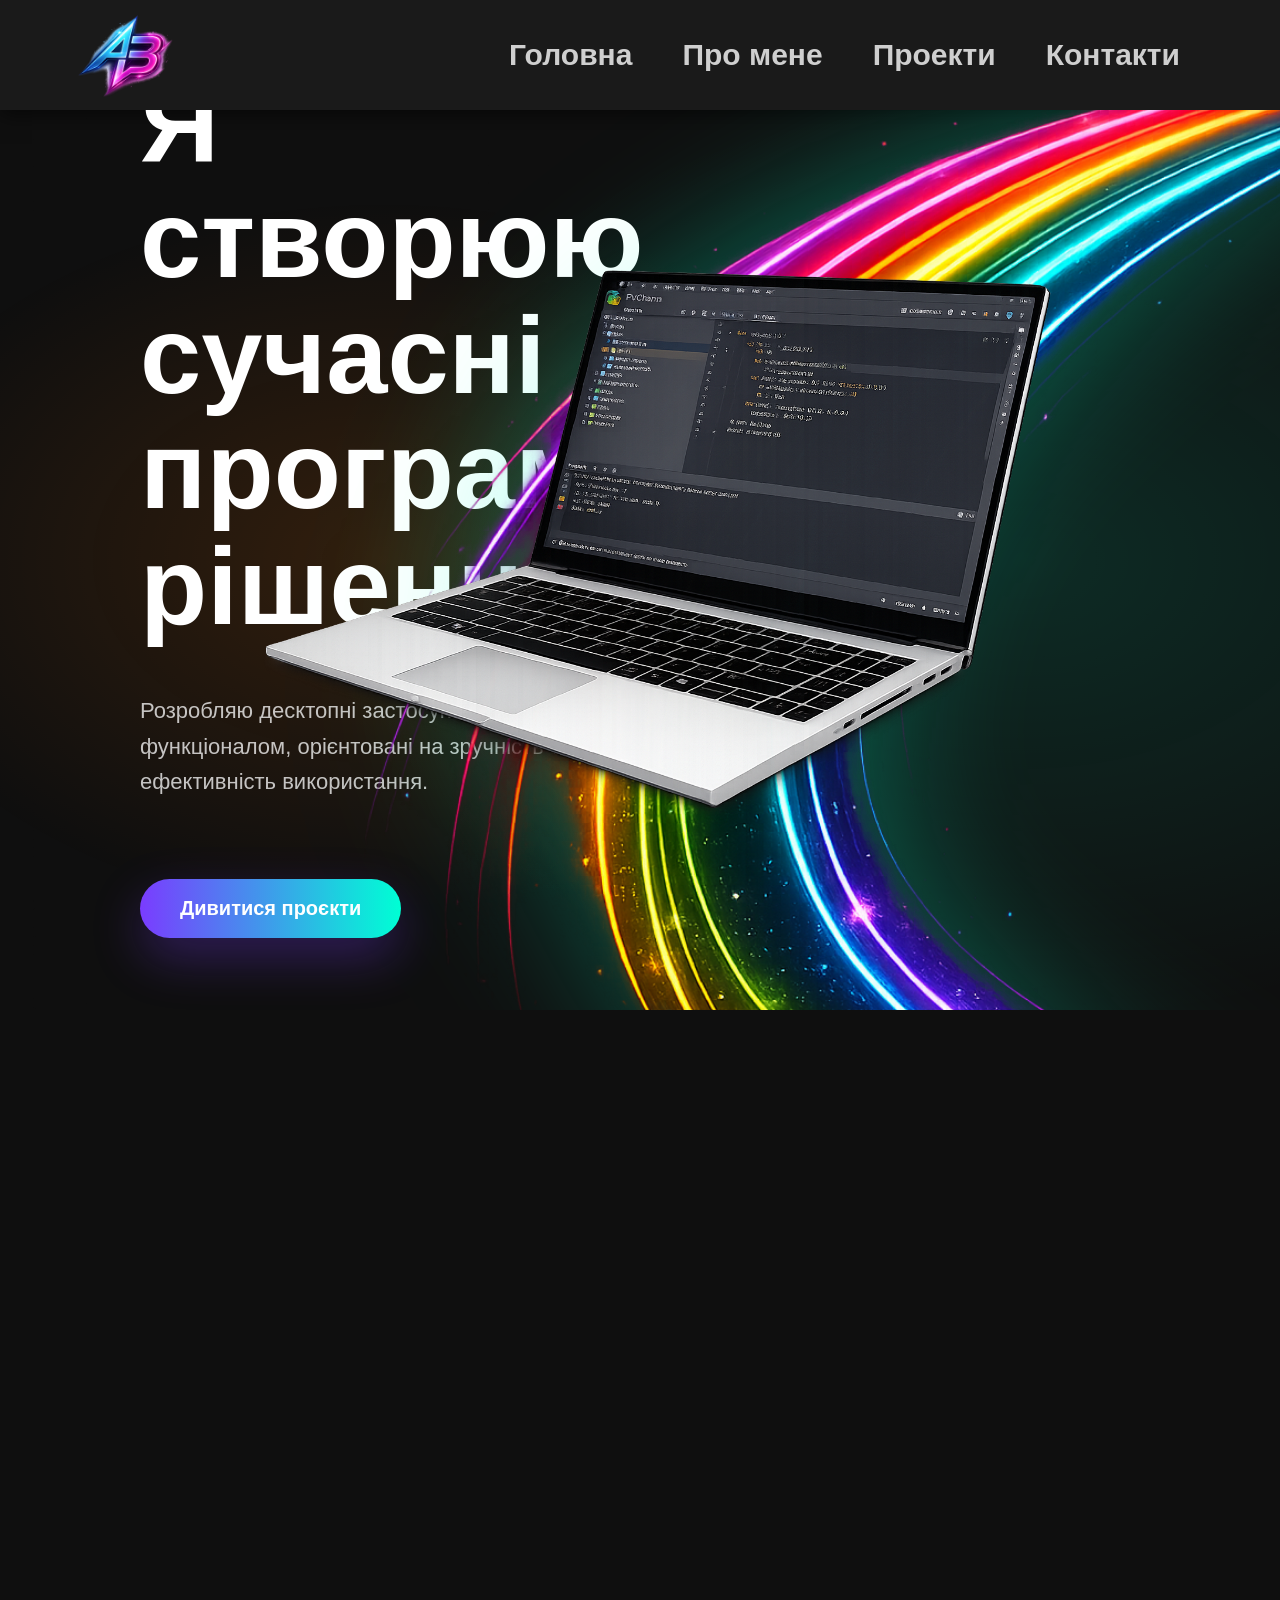
<file: index.html>
<!DOCTYPE HTML>
<html>
<head>
    <link rel="stylesheet" href="css/styles.css">
    <meta charset="UTF-8">
    <script defer src="app.js"></script>
    <title>Портфоліо</title>
</head>
<body>
    <div class="menu">
        <div class="logo"><img src="img/logo.png" alt="logo"></div>
        <ul class="navigation_menu">
            <li><a href="#">Головна</a></li>
            <li><a href="#bio">Про мене</a></li>
            <li><a href="#project">Проекти</a></li>
            <li><a href="#footer">Контакти</a></li>
        </ul>
    </div>

    <div class="scroll-wrapper">
        <div class="main">
            <div class="main_text">
                <h1 class="t">Я створюю<br>сучасні програмні<br>рішення</h1>
                <p class="desc">
                    Розробляю десктопні застосунки з продуманим функціоналом,
                    орієнтовані на зручність та ефективність використання.
                </p>
                <a class="btn" href="#project">Дивитися проєкти</a>
            </div>
            <div class="visual">
                <img class="lines" src="img/main.png" alt="lines">
                <img class="nout" src="img/nout.png" alt="laptop">
            </div>
        </div>

        <div class="bio" id="bio">
            <div class="study">
                <img class="bio_img" src="img/study.png" alt="">
                <h1 class="bio_text">Навчання</h1>
                <h2 class="ff">Навчаюся на 2 курсі спеціальності "Інженерія програмного забезпечення" у Карпатському національному університеті імені Василя Стефаника.
                Під час навчання вивчаю основи програмування, алгоритми, структури даних та сучасні підходи до розробки програмного забезпечення.</h2>
            </div>

            <div class="study">
                <img class="bio_img" src="img/study.png" alt="">
                <h1 class="bio_text">Програмування</h1>
                <h2 class="ff">Захоплююся програмуванням та створенням власних програм.
                Працюю з мовами програмування Python, C++, JavaScript, а також використовую HTML та CSS для створення сучасних веб-інтерфейсів. Постійно вдосконалюю свої навички, 
                створюючи власні проєкти та експериментуючи з новими технологіями.</h2>            
            </div>

            <div class="study1">
                <img class="bio_img" src="img/study.png" alt="">
                <h1 class="bio_text">Проєкти</h1>
                <h2 class="ff">Розробляю власні програмні проєкти для розвитку практичних навичок.<br>
                • <b>Smart Football Planner</b> — програма для управління футбольною командою 
                та планування складу.<br>
                • <b>Calculator Pro</b> — десктопний застосунок, 
                створений на C++ та Qt.
                </h2>
            </div>

            <div class="study1">
                <img class="bio_img" src="img/study.png" alt="">
                <h1 class="bio_text">Інтереси</h1>
                <h2 class="ff">Окрім програмування, цікавлюся спортом та сучасними технологіями.
                    Мені цікаво поєднувати програмування зі спортивною тематикою, створюючи корисні та зручні програмні рішення.</h2>
            </div>
        </div>

        <div class="scroll-spacer"></div>
    </div>

    <div class="project" id="project">
        <div class="project1">
            <div class="platform"><h1 class="tetx_project">Python</h1></div>
            <h1 class="tetx_project">Smart Football Planer</h1>
            <div class="fffvv">
                <h2>Десктопний застосунок для управління футбольною командою. Програма дозволяє симулювати матчі, переглядати статистику гравців,
                    аналізувати результати та працювати з турнірною таблицею.</h2>
            </div>
            <a class="button transition-link" href="project1.html">Дивитися проект</a>
            <img class="project_img" src="img/nout3.png" alt="" style="view-transition-name: project-football;">
        </div>

        <div class="project3">
            <div class="platform"><h1 class="tetx_project">C++ Qt Creator</h1></div>
            <h1 class="tetx_project">Calculator Pro</h1>
            <div class="fffvv">
                <h2>Десктопний застосунок, створений на C++ та Qt, який поєднує базові арифметичні операції з розширеними
                науковими функціями. Програма підтримує історію обчислень, зручний графічний інтерфейс та швидке виконання математичних операцій.           
             </div>
            <a class="button transition-link" href="project2.html">Дивитися проект</a>
            <img class="project_img" src="img/iphone.png" alt="" style="view-transition-name: project-phone;">
        </div>

        <div class="footer" id="footer">
            <h1 class="call_me_text">Маєте ідею проекту або пропозицію співпраці?<br>Я відкритий до нових можливостей та цікавих задач.</h1>
            <a class="call_me" href="contact.html">Зв'язатися зі мною</a>
        </div>
    </div>
</body>
</html>
</file>
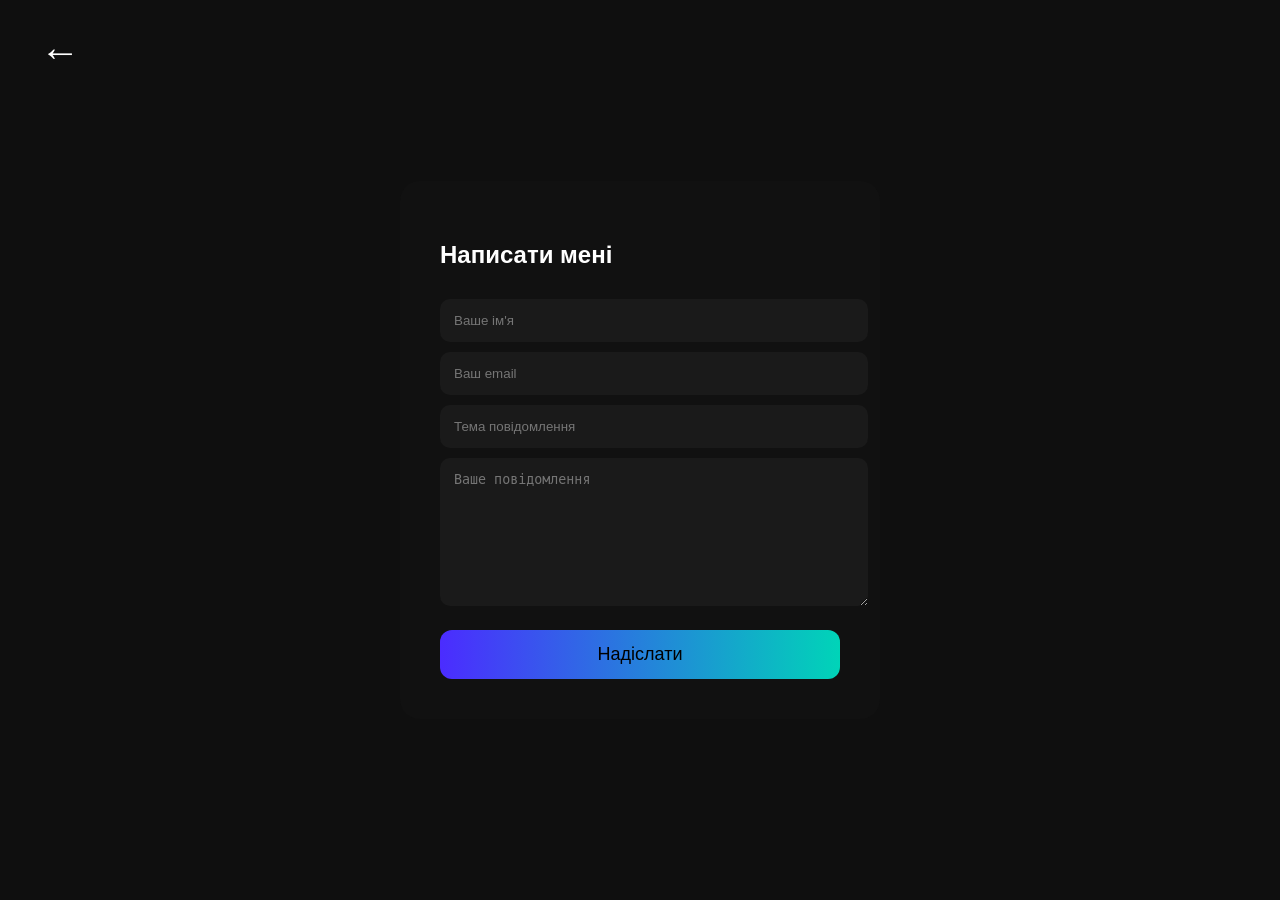
<file: contact.html>
<!DOCTYPE html>
<html lang="uk">
<head>
<meta charset="UTF-8">
<title>Контакти</title>
<link rel="stylesheet" href="css/styles.css">
</head>

<body>
<a href="javascript:history.back()" class="back_btn">←</a>
<section class="form_page">

<div class="form_box">

<h1 class="form_title">Написати мені</h1>

<form id="contactForm">

<input type="text" name="name" placeholder="Ваше ім'я" required>

<input type="email" name="email" placeholder="Ваш email" required>

<input type="text" name="subject" placeholder="Тема повідомлення" required>

<textarea name="message" placeholder="Ваше повідомлення" required></textarea>

<button type="submit" class="send_btn">Надіслати</button>

</form>

<p id="resultMessage"></p>

</div>

</section>

<script src="app.js"></script>

</body>
</html>
</file>
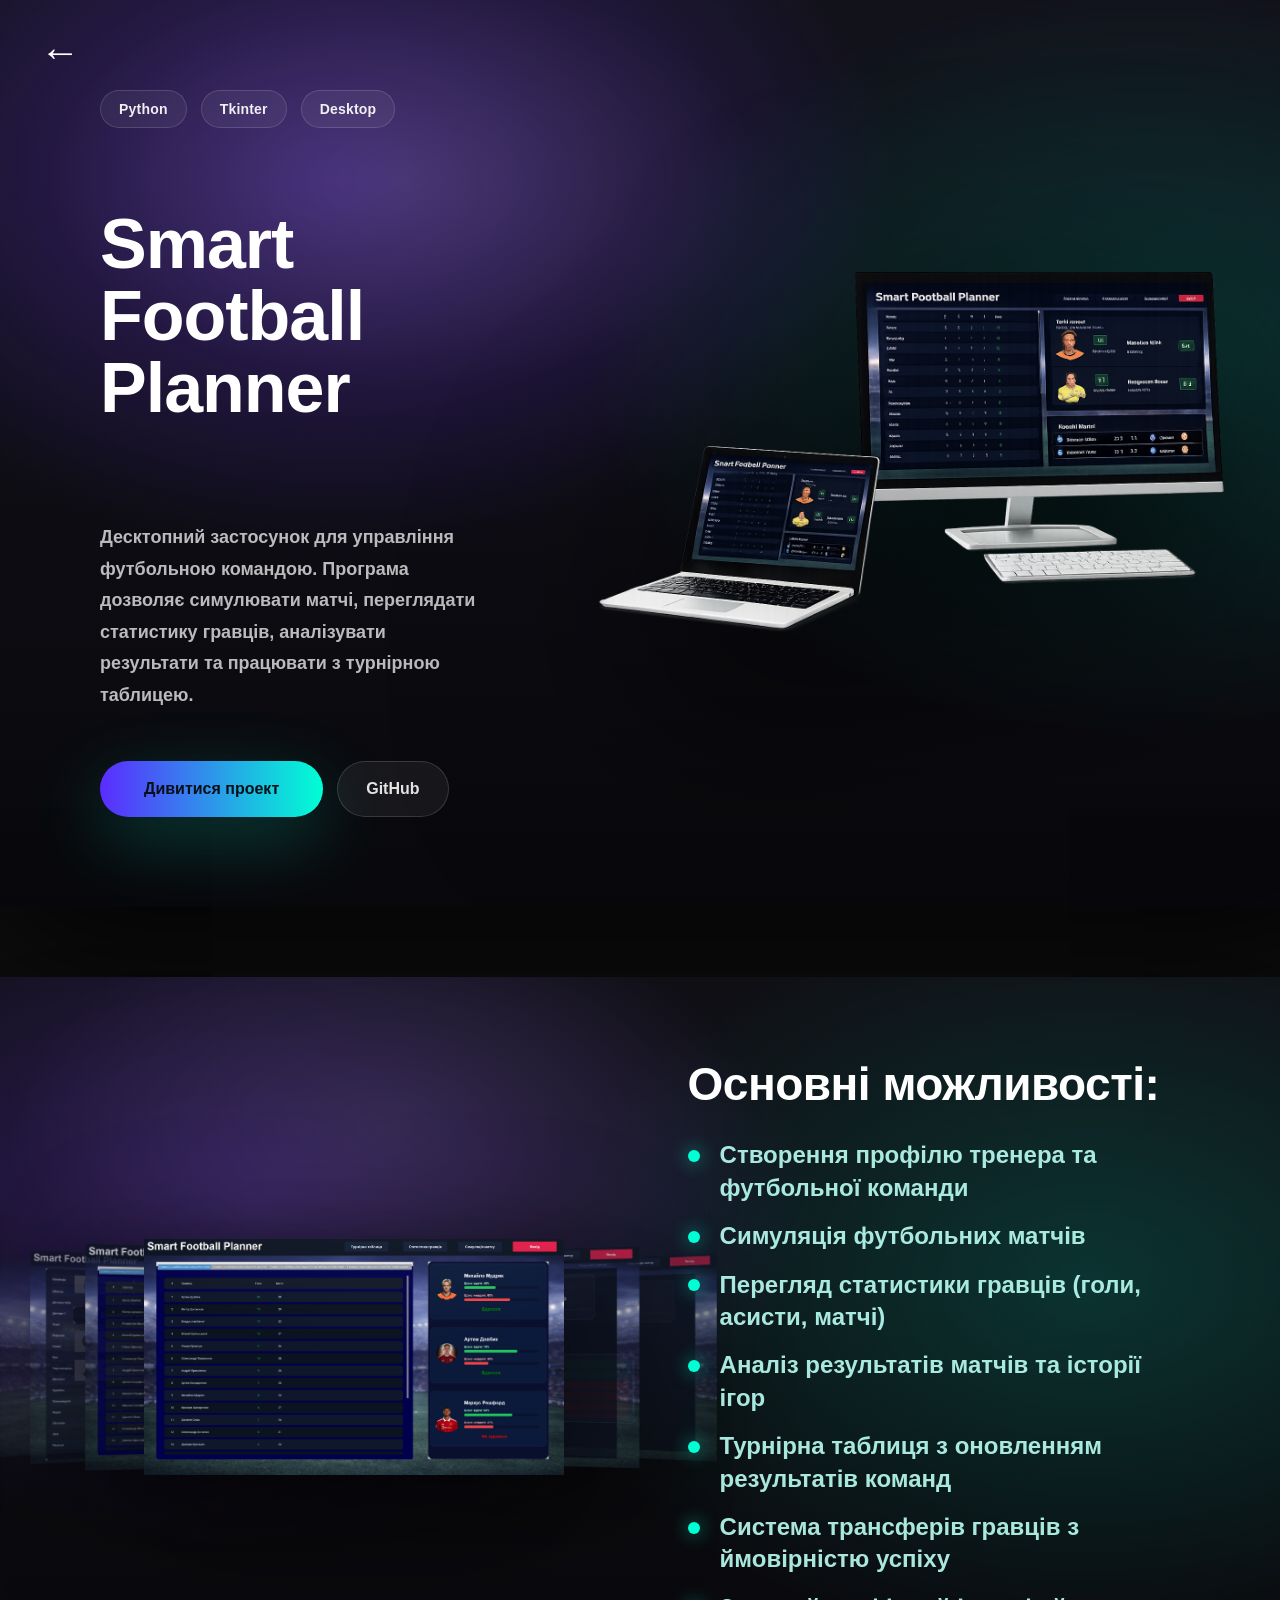
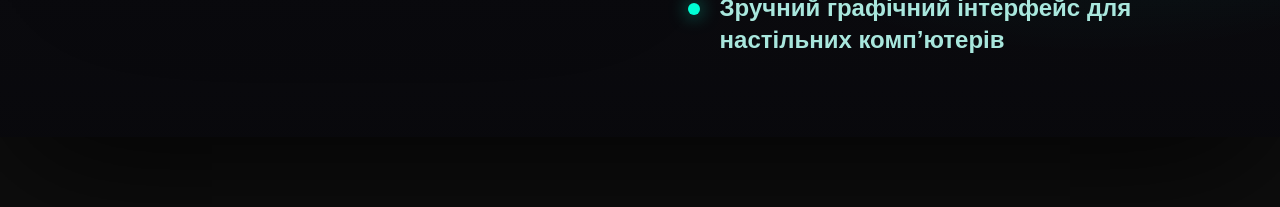
<file: project1.html>
<!DOCTYPE HTML>
<html>
<head>
    <link rel="stylesheet" href="css/styles.css">
    <meta charset="UTF-8">
    <script defer src="app.js"></script>
    <title>Портфоліо</title>
</head>
<body>
    <a href="javascript:history.back()" class="back_btn">←</a>
    <section class="project2">
        <div class="left2">
            <div class="badges2">
                <div class="platform1">Python</div>
                <div class="platform1">Tkinter</div>
                <div class="platform1">Desktop</div>
            </div>

            <h1 class="title2">Smart Football Planner</h1>

            <p class="desc2">
                Десктопний застосунок для управління футбольною командою. Програма дозволяє симулювати матчі, переглядати статистику гравців,
                аналізувати результати та працювати з турнірною таблицею.
            </p>

            <div class="actions2">
                <a class="button1" href="#bio_project_text">Дивитися проект</a>
                <a class="ghost1" href="https://github.com/ekolohiya/Calculator-Pro.git">GitHub</a>
            </div>
        </div>

        <div class="right2">
            <img class="project_img" src="img/nout3.png" alt="Smart Football Planner" style="view-transition-name: project-football;">
        </div>
    </section>

   <div class="bio_project">
    <div class="bio_project_img">
        <img class="project_img1" src="img/sfp1.png" alt="Smart Football Planner">
        <img class="project_img1" src="img/sfp2.png" alt="Smart Football Planner">
        <img class="project_img1" src="img/sfp3.png" alt="Smart Football Planner">
        <img class="project_img1" src="img/sfp4.png" alt="Smart Football Planner">
        <img class="project_img1" src="img/sfp5.png" alt="Smart Football Planner">
        <img class="project_img1" src="img/sfp6.png" alt="Smart Football Planner">
    </div>

    <div class="bio_project_text" id="bio_project_text">
        <h1 class="bio_project_text1">Основні можливості:</h1>
        <ul class="fff">
            <li>Створення профілю тренера та футбольної команди</li>
            <li>Симуляція футбольних матчів</li>
            <li>Перегляд статистики гравців (голи, асисти, матчі)</li>
            <li>Аналіз результатів матчів та історії ігор</li>
            <li>Турнірна таблиця з оновленням результатів команд</li>
            <li>Система трансферів гравців з ймовірністю успіху</li>
            <li>Зручний графічний інтерфейс для настільних комп’ютерів</li>
        </ul>
    </div>
</div>
</body>
</html>
</file>
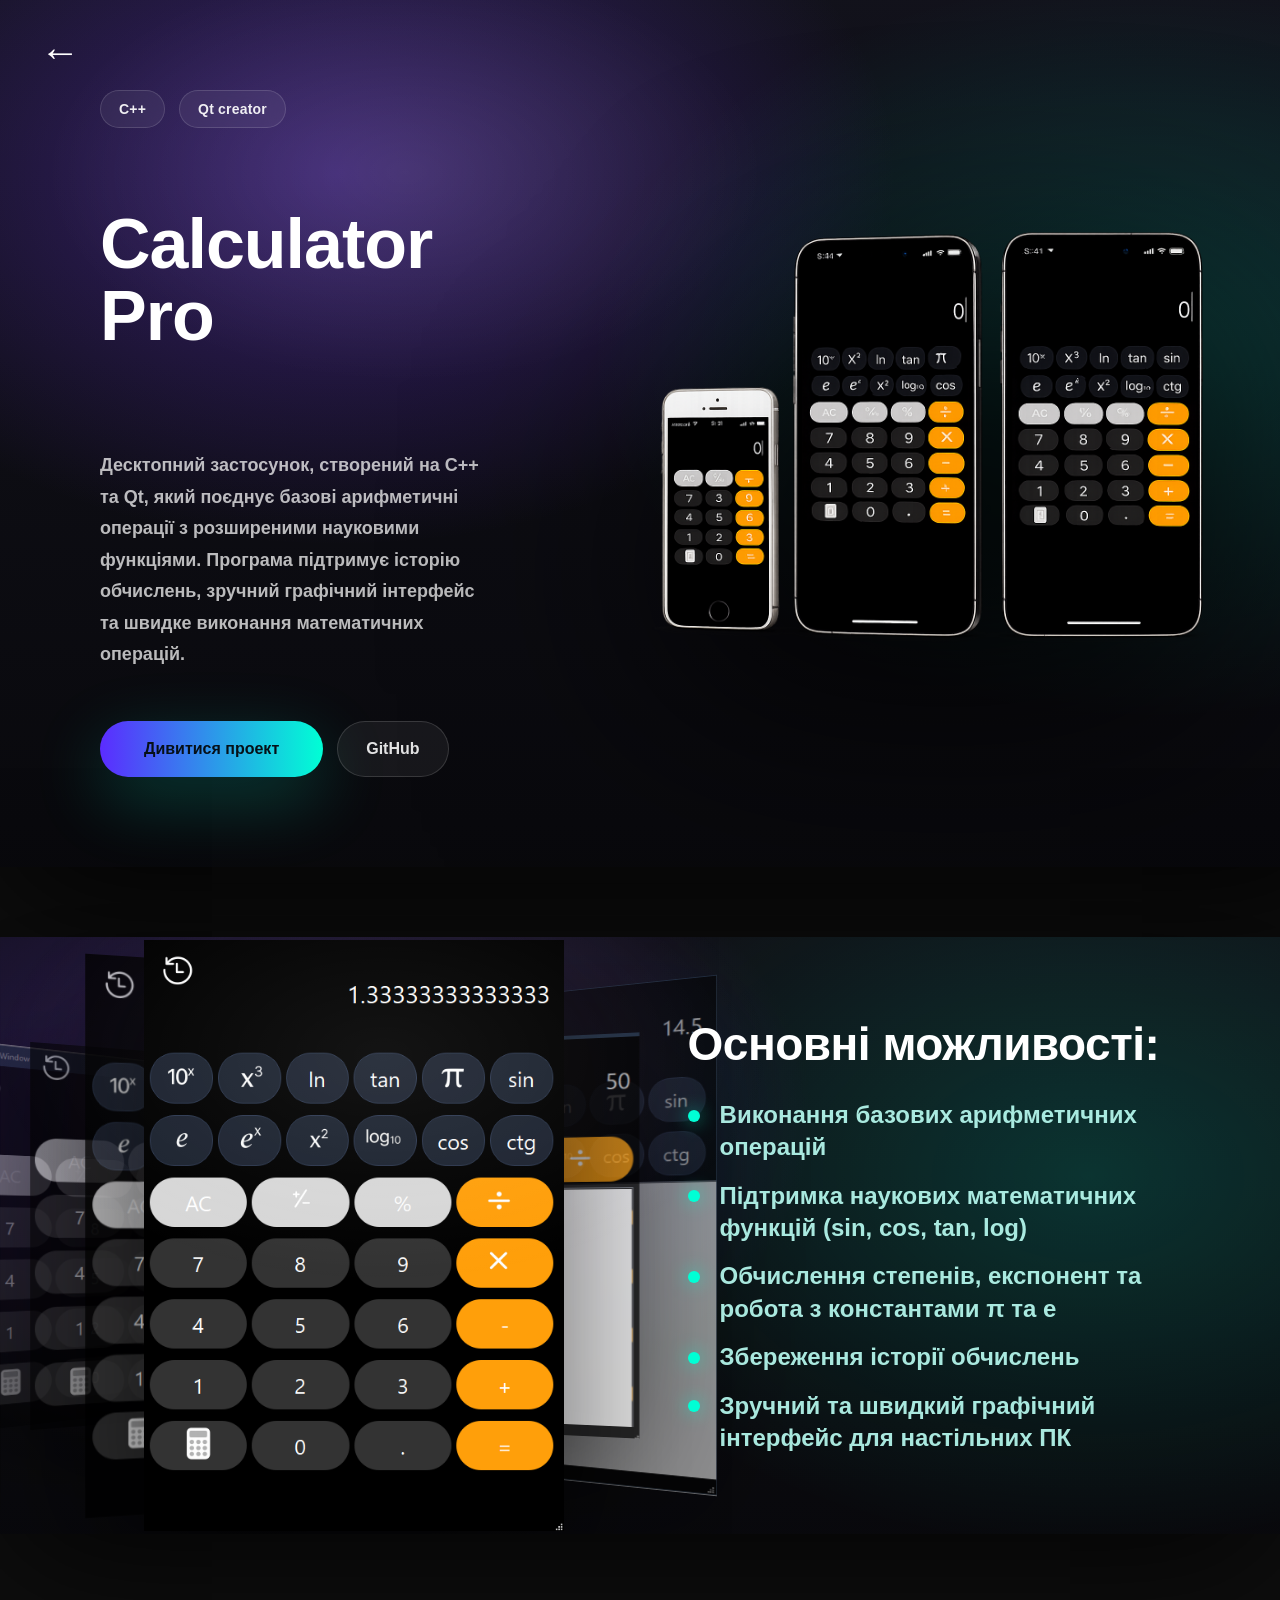
<file: project2.html>
<!DOCTYPE HTML>
<html>
<head>
    <link rel="stylesheet" href="css/styles.css">
    <meta charset="UTF-8">
    <script defer src="app.js"></script>
    <title>Портфоліо</title>
</head>
<body>
    <a href="javascript:history.back()" class="back_btn">←</a>
    <section class="project2">
        <div class="left2">
            <div class="badges2">
                <div class="platform1">C++</div>
                <div class="platform1">Qt creator</div>
            </div>

            <h1 class="title2">Calculator Pro</h1>

            <p class="desc2">
                Десктопний застосунок, створений на C++ та Qt, який поєднує базові арифметичні операції з розширеними
                науковими функціями. Програма підтримує історію обчислень, зручний графічний інтерфейс та швидке виконання математичних операцій.
            </p>

            <div class="actions2">
                <a class="button1" href="#bio_project_text">Дивитися проект</a>
                <a class="ghost1" href="https://github.com/ekolohiya/Calculator-Pro.git">GitHub</a>
            </div>
        </div>

        <div class="right2">
            <img class="project_img" src="img/iphone.png" alt="Smart Football Planner" style="view-transition-name: project-phone;">
        </div>
    </section>
 <div class="bio_project">
    <div class="bio_project_img">
        <img class="project_img1" src="img/calc1.png" alt="Smart Football Planner">
        <img class="project_img1" src="img/calc2.png" alt="Smart Football Planner">
        <img class="project_img1" src="img/calc3.png" alt="Smart Football Planner">
        <img class="project_img1" src="img/calc4.png" alt="Smart Football Planner">
        <img class="project_img1" src="img/calc5.png" alt="Smart Football Planner">
        <img class="project_img1" src="img/calc6.png" alt="Smart Football Planner">
    </div>

    <div class="bio_project_text">
        <h1 class="bio_project_text1">Основні можливості:</h1>
        <ul class="fff">
            <li>Виконання базових арифметичних операцій</li>
            <li>Підтримка наукових математичних функцій (sin, cos, tan, log)</li>
            <li>Обчислення степенів, експонент та робота з константами π та e</li>
            <li>Збереження історії обчислень</li>
            <li>Зручний та швидкий графічний інтерфейс для настільних ПК</li>
        </ul>
    </div>
</body>
</html>
</file>
<file: css/styles.css>
body{
    margin: 0;
    background: #0f0f0f;
    font-family: Arial, sans-serif;
}
.logo{
    display: flex;
    margin: 70px;
    height: 110px;
}
.menu{
    top: 0;
    z-index: 1000;
    width: 100%;
    height: 110px;
    background: #1a1a1a;
    display: flex;
    align-items: center;
    justify-content: space-between;
    box-shadow: 0 4px 20px rgba(0,0,0,0.6);
    transition: 0.5s ease;
} 
.navigation_menu{
    list-style: none;
    display: flex;
    gap: 50px;
    margin-right: 100px;
    padding: 0;
}
.navigation_menu a{
    position: relative;
    text-decoration: none;
    color: #cfcfcf;
    font-size: 30px;
    font-weight: 600;
    transition: 0.3s ease;
    padding: 5px 0;
}
.navigation_menu a:hover{
    color: #00ffcc;
}
.navigation_menu a::after{
    content: "";
    position: absolute;
    left: 0;
    bottom: -6px;
    width: 0%;
    height: 2px;
    background: linear-gradient(90deg, #00ffcc, #7a3cff);
    transition: 0.3s ease;
}
.navigation_menu a:hover::after{
    width: 100%;
}
.scroll-wrapper {
    position: relative;
}
.main{
    height: 100vh;
    display: grid;
    grid-template-columns: 1.2fr 1fr;
    align-items: center;
    padding: 0 140px;
    overflow: hidden;
    position: sticky;
    top: 0;
    z-index: 2;
    background:
        radial-gradient(900px 600px at 30% 50%, rgba(255,120,0,0.15), transparent 60%),
        radial-gradient(1200px 800px at 80% 50%, rgba(0,255,200,0.12), transparent 60%);
}
.t{
    font-size: 110px;
    line-height: 1.05;
    font-weight: 900;
    color: white;
    margin-bottom: 35px;
}
.main_text{
    margin-top: -190px;
}
.desc{
    font-size: 22px;
    line-height: 1.6;
    color: rgba(255,255,255,0.75);
    margin-bottom: 80px;
    margin-top: 50px;
    max-width: 600px;
}
.btn{
    padding: 18px 40px;
    font-size: 20px;
    border-radius: 50px;
    background: linear-gradient(90deg,#7a3cff,#00ffd5);
    font-weight: 700;
    box-shadow: 0 20px 50px rgba(122,60,255,0.3);
    text-decoration: none;
    color: white;
    display: inline-block;
}
.visual{
    position: relative;
    height: 650px;
}
.lines{
    position: absolute;
    width: 1700px;
    right: -500px;   
    top: 55%;
    transform: translateY(-50%);
    z-index: 1;
    filter: drop-shadow(0 0 80px rgba(0,255,200,0.35));
}
.nout{
    position: absolute;
    width: 900px;
    right: 50px;
    transform: translateY(-50%) rotate(-6deg);
    z-index: 2;
    filter: drop-shadow(0 60px 100px rgba(0,0,0,0.9));
}
.bio{
    width: 100%;
    min-height: 100vh;
    background: #0f0f0f;
    display: flex;
    justify-content: center;
    align-items: center;
    flex-wrap: wrap;
    align-content: center;
    position: sticky;
    top: 0;
    z-index: 1;
    opacity: 0;
}
.study , .study1{
    width: 800px;
    height: 320px;
    border-radius: 30px;
    position: relative;
    overflow: hidden;
    background: rgba(255,255,255,0.05);
    backdrop-filter: blur(10px);
    border: 1px solid rgba(255,255,255,0.1);
    box-shadow: 0 20px 60px rgba(0,0,0,0.6);
    transition: 0.4s ease;
    margin: 20px;
    display: flex;
    flex-wrap: wrap;
    justify-content: flex-start;
}
.study::before , .study1::before{
    content: "";
    position: absolute;
    width: 300px;
    height: 300px;
    background: radial-gradient(circle, rgba(0,255,200,0.4), transparent 70%);
    top: -100px;
    right: -100px;
    z-index: 0;
}
.study:hover , .study1:hover{
    transform: translateY(-15px) scale(1.02);
    box-shadow: 0 40px 80px rgba(0,255,200,0.2);
}
.bio_text{
    color: white;
    font-size: 40px;
    display: block;
    position: relative;
    margin-top: 35px;
    font-weight: 900;
    margin-left: 30px;
}
.bio_img{
    width: 100px;
    height: 100px;
    display: block;
    margin-top: 20px;
    margin-left: 75px;
    filter: drop-shadow(0 20px 22px rgba(233, 4, 4, 0.45));
}
.ff{
    position: relative;
    z-index: 1;
    color: rgba(255,255,255,0.85);
    font-size: 18px;
    line-height: 1.55;
    font-weight: 600;
    max-width: 540px;
    margin-left: 45px;
}
.scroll-spacer {
    height: 100vh;
}
.menu-fade {
    opacity: 0;
    pointer-events: none;
}

.project{
    width: 100%;
    background: #0f0f0f;
    padding: 90px 0;
    display: flex;
    flex-direction: column;
    gap: 60px;
    align-items: center;
}

.project1, .project3{
    width: min(1400px, 92%);
    min-height: 520px;
    border-radius: 34px;
    padding: 70px 90px;
    position: relative;
    overflow: hidden;
    background: linear-gradient(135deg, rgba(45,20,85,0.55), rgba(10,10,14,0.60));
    border: 1px solid rgba(255,255,255,0.10);
    box-shadow: 0 30px 100px rgba(0,0,0,0.75);
    display: grid;
    grid-template-columns: 1.1fr 1fr;
    grid-template-rows: auto auto auto auto;
    column-gap: 40px;
    row-gap: 22px;
    align-items: center;
}

.project1::before, .project3::before{
    content: "";
    position: absolute;
    left: -220px;
    bottom: -260px;
    width: 950px;
    height: 520px;
    background: radial-gradient(circle at 30% 65%, rgba(255,90,0,0.22), rgba(122,60,255,0.22), transparent 70%);
    filter: blur(10px);
}

.project1::after , .project3::before{
    content: "";
    position: absolute;
    right: -280px;
    top: -260px;
    width: 620px;
    height: 620px;
    background: radial-gradient(circle, rgba(0,255,200,0.18), transparent 65%);
}

.platform {
    width: fit-content;
    padding: 10px 18px;
    border-radius: 999px;
    background: rgba(0,0,0,0.35);
    border: 1px solid rgba(255,255,255,0.14);
    backdrop-filter: blur(10px);
    grid-column: 1;
    grid-row: 1;
    justify-self: start;
    align-self: start;
    position: relative;
    z-index: 2;
}

.platform .tetx_project{
    margin: 0;
    font-size: 16px;
    font-weight: 800;
    color: rgba(255,255,255,0.9);
}

.project1 > .tetx_project{
    grid-column: 1;
    grid-row: 2;
    justify-self: start;
    align-self: start;
    margin: 0;
    font-size: 64px;
    font-weight: 900;
    line-height: 1.02;
    color: #fff;
    position: relative;
    z-index: 2;
    max-width: 620px;
}
.project3 > .tetx_project{
    grid-column: 1;
    grid-row: 2;
    justify-self: start;
    align-self: start;
    margin: 0;
    font-size: 64px;
    font-weight: 900;
    line-height: 1.02;
    color: #fff;
    position: relative;
    z-index: 2;
    max-width: 620px;
}

.fffvv{
    grid-column: 1;
    grid-row: 3;
    justify-self: start;
    align-self: start;
    max-width: 620px;
    position: relative;
    z-index: 2;
}

.fffvv h2{
    margin: 0;
    font-size: 18px;
    line-height: 1.7;
    font-weight: 600;
    color: rgba(255,255,255,0.72);
}

.project_img{
    grid-column: 2;
    grid-row: 1 / span 4;
    justify-self: end;
    align-self: center;
    width: 700px;
    height: auto;
    filter: drop-shadow(0 70px 120px rgba(0,0,0,0.9));
    position: relative;
    z-index: 2;
}
.button{
    padding: 18px 40px;
    font-size: 20px;
    border-radius: 50px;
    background: linear-gradient(90deg,#410bb3,#bafff4);
    font-weight: 700;
    width: 190px;
    z-index: 2;
    box-shadow: 0 20px 50px rgba(253, 255, 255, 0.3);
}
.footer {
    width: 100%;
    min-height: 500px;
    background: linear-gradient(180deg, #0f0f0f 0%, #0a0a0a 100%);
    display: flex;
    flex-direction: column;
    justify-content: center;
    align-items: center;
    gap: 50px;
    padding: 100px 20px;
    text-align: center;
}

.call_me_text {
    font-size: 64px;
    font-weight: 900;
    color: #ffffff;
    line-height: 1.2;
    letter-spacing: -1px;
    max-width: 1100px;
}

.call_me {
    padding: 20px 60px;
    font-size: 18px;
    font-weight: 700;
    border-radius: 50px;
    text-decoration: none;
    color: white;
    background: linear-gradient(90deg, #5b2cff, #00e0c6);
    box-shadow: 0 15px 40px rgba(0, 224, 198, 0.25);
    transition: all 0.3s ease;
    position: relative;
}

.call_me:hover {
    transform: translateY(-4px);
    box-shadow: 0 25px 60px rgba(0, 224, 198, 0.4);
}

.call_me:active {
    transform: translateY(0px);
}

 .back_btn{
    position:absolute;
    top:30px;
    left:40px;
    font-size:40px;
    color:white;
    text-decoration:none;
    font-weight:bold;
    transition:0.3s;
    z-index:100;
}

.back_btn:hover{
    transform:translateX(-6px);
    opacity:0.7;
}
.project2{
  width: 90%;
  min-height: 580px;
  margin: 0 auto;
  padding: 90px 100px;
  display: grid;
  grid-template-columns: 1.15fr 1fr;
  gap: 70px;
  align-items: center;
  position: relative;
  overflow: hidden;
  background:
    radial-gradient(900px 600px at 25% 20%, rgba(122,60,255,0.38), transparent 62%),
    radial-gradient(900px 600px at 85% 40%, rgba(0,255,213,0.18), transparent 62%),
    linear-gradient(180deg, rgba(18,18,28,0.92), rgba(8,8,12,0.92));
  box-shadow: 0 40px 140px rgba(0,0,0,0.8);
}

.project2::after{
  content:"";
  position:absolute;
  inset:-2px;
  background: radial-gradient(600px 350px at 30% 20%, rgba(255,255,255,0.10), transparent 60%);
  pointer-events:none;
}

.left2{
  position: relative;
  z-index: 2;
  display: flex;
  flex-direction: column;
  gap: 22px;
}

.badges2{
  display:flex;
  gap: 14px;
  align-items:center;
}

.platform1{
  padding: 10px 18px;
  border-radius: 999px;
  background: rgba(255,255,255,0.06);
  border: 1px solid rgba(255,255,255,0.14);
  backdrop-filter: blur(10px);
  color: rgba(255,255,255,0.92);
  font-weight: 800;
  font-size: 14px;
  letter-spacing: 0.2px;
}

.title2{
  font-size: 70px;
  font-weight: 900;
  line-height: 1.03;
  color: #fff;
  letter-spacing: -1px;
}

.desc2{
  max-width: 620px;
  font-size: 18px;
  line-height: 1.75;
  font-weight: 600;
  color: rgba(255,255,255,0.72);
}

.actions2{
  display:flex;
  gap: 14px;
  margin-top: 10px;
}

.button1{
  display: inline-flex;
  align-items: center;
  justify-content: center;
  padding: 18px 44px;
  border-radius: 999px;
  font-size: 16px;
  font-weight: 900;
  text-decoration: none;
  color: #061018;
  background: linear-gradient(90deg, #5b2cff, #00ffd5);
  box-shadow: 0 22px 70px rgba(0,255,213,0.22);
  transition: 0.25s ease;
}

.button1:hover{
  transform: translateY(-4px);
  box-shadow: 0 34px 100px rgba(0,255,213,0.32);
}

.ghost1{
  display: inline-flex;
  align-items: center;
  justify-content: center;
  padding: 18px 28px;
  border-radius: 999px;
  font-size: 16px;
  font-weight: 800;
  text-decoration: none;
  color: rgba(255,255,255,0.88);
  background: rgba(255,255,255,0.06);
  border: 1px solid rgba(255,255,255,0.14);
  transition: 0.25s ease;
}

.ghost1:hover{
  transform: translateY(-3px);
  background: rgba(255,255,255,0.10);
}

.mini2{
  display:flex;
  align-items:center;
  gap: 10px;
  margin-top: 12px;
  color: rgba(255,255,255,0.55);
  font-weight: 700;
  font-size: 13px;
}

.dot{
  width: 9px;
  height: 9px;
  border-radius: 50%;
  background: #00ffd5;
  box-shadow: 0 0 20px rgba(0,255,213,0.6);
}

.right2{
  position: relative;
  z-index: 2;
  display:flex;
  justify-content: center;
  align-items: center;
}

.project_img1{
  width: 980px;
  max-width: 100%;
  height: auto;
  filter: drop-shadow(0 90px 140px rgba(0,0,0,0.9));
}
.bio_project{
  margin: 70px auto;
  padding: 80px 90px;
  position: relative;
  overflow: hidden;
  display: grid;
  grid-template-columns: 1.05fr 1fr;
  align-items: center;
  gap: 70px;
  color: white;
  background:
    radial-gradient(900px 550px at 20% 30%, rgba(122,60,255,0.32), transparent 62%),
    radial-gradient(900px 600px at 85% 40%, rgba(0,255,213,0.16), transparent 62%),
    linear-gradient(180deg, rgba(16,16,22,0.9), rgba(8,8,12,0.92));
  box-shadow: 0 40px 140px rgba(0,0,0,0.75);
}

.bio_project::after{
  content:"";
  position:absolute;
  inset:-2px;
  background: radial-gradient(650px 380px at 30% 20%, rgba(255,255,255,0.08), transparent 60%);
  pointer-events:none;
}

.bio_project_img{
  position: relative;
  height: 420px;
  perspective: 1200px;
  display: flex;
  align-items: center;
  justify-content: center;
}

.project_img1{
  position: absolute;
  width: 420px;
  max-width: 100%;
  height: auto;
  object-fit: cover;
  display: block;
  filter: drop-shadow(0 40px 70px rgba(0,0,0,0.55));
  transition: all 0.8s ease-in-out;
}

.project_img1:nth-child(1){
  transform: translateX(-220px) scale(0.78) rotateY(35deg);
  z-index: 1;
  opacity: 0.45;
}

.project_img1:nth-child(2){
  transform: translateX(-140px) scale(0.84) rotateY(25deg);
  z-index: 2;
  opacity: 0.6;
}

.project_img1:nth-child(3){
  transform: translateX(-70px) scale(0.92) rotateY(15deg);
  z-index: 3;
  opacity: 0.8;
}

.project_img1:nth-child(4){
  transform: translateX(0) scale(1);
  z-index: 5;
  opacity: 1;
}

.project_img1:nth-child(5){
  transform: translateX(90px) scale(0.9) rotateY(-15deg);
  z-index: 3;
  opacity: 0.75;
}

.project_img1:nth-child(6){
  transform: translateX(180px) scale(0.82) rotateY(-25deg);
  z-index: 2;
  opacity: 0.55;
}

.bio_project_text{
  position: relative;
  z-index: 2;
}

.bio_project_text1{
  margin: 0 0 28px 0;
  font-size: 46px;
  font-weight: 900;
  letter-spacing: -0.5px;
}

.fff{
  list-style: none;
  margin: 0;
  padding: 0;
  display: grid;
  gap: 16px;
  font-size: 24px;
  font-weight: 700;
  color: rgba(186,255,244,0.92);
}

.fff li{
  position: relative;
  padding-left: 32px;
  line-height: 1.35;
  color: rgba(186,255,244,0.90);
}

.fff li::before{
  content:"";
  position: absolute;
  left: 0;
  top: 0.45em;
  width: 12px;
  height: 12px;
  border-radius: 50%;
  background: #00ffd5;
  box-shadow: 0 0 18px rgba(0,255,213,0.65);
}
.study, .btn , .project3{
    opacity: 0;
    filter: blur(5px);
    transform: translateX(-100%);
    transition: all 1s;
}

.study.show, .btn.show, .project3.show{
    opacity: 1;
    filter: blur(0);
    transform: translateX(0);
}

.study1, .project1{
    opacity: 0;
    filter: blur(5px);
    transform: translateX(100%);
    transition: all 1s;
}

.study1.show , .project1.show{
    opacity: 1;
    filter: blur(0);
    transform: translateX(0);
}
.footer, .main_text{
    opacity: 0;
    transition: all 4s;
}
.footer.show, .main_text.show{
    opacity: 1;
}
.call_me{
    opacity: 0;
    filter: blur(5px);
    transform: translateX(100%);
    transition: all 1s;
}

.call_me.show{
    opacity: 1;
    filter: blur(0);
    transform: translateX(0);
}

.nout{
    opacity: 0;
    filter: blur(5px);
    transform: translateX(100%);
    transition: all 1s;
}

.nout.show{
    opacity: 1;
    filter: blur(0);
    transform: translateX(0);
}
@view-transition {
    navigation: auto;
}

html {
    view-transition-name: root;
}

::view-transition-old(root),
::view-transition-new(root) {
    animation-duration: 1.8s;
    animation-timing-function: ease-in-out;
}

::view-transition-old(project-football),
::view-transition-new(project-football),
::view-transition-old(project-phone),
::view-transition-new(project-phone) {
    animation-duration: 1.8s;
    animation-timing-function: ease-in-out;
}

.project_img,
.project_img1 {
    display: block;
}

.contact_section{
height:100vh;
display:flex;
flex-direction:column;
justify-content:center;
align-items:center;
text-align:center;
}

.contact_title{
font-size:60px;
color:#bdbdbd;
}

.contact_btn{
margin-top:40px;
padding:18px 40px;
border:none;
border-radius:40px;
font-size:20px;
color:white;
cursor:pointer;
background:linear-gradient(90deg,#4b2cff,#00d4b8);
}

.form_page{
height:100vh;
display:flex;
justify-content:center;
align-items:center;
}

.form_box{
width:400px;
background:#111;
padding:40px;
border-radius:20px;
}

input,textarea{
width:100%;
padding:14px;
margin-top:10px;
border-radius:10px;
border:none;
background:#1a1a1a;
color:white;
}

textarea{
height:120px;
}

.send_btn{
margin-top:20px;
width:100%;
padding:14px;
border:none;
border-radius:12px;
font-size:18px;
cursor:pointer;
background:linear-gradient(90deg,#4b2cff,#00d4b8);
}

#resultMessage{
display:none;
margin-top:20px;
padding:14px 18px;
border-radius:12px;
font-size:16px;
font-weight:600;
text-align:center;
animation:fadeIn 0.4s ease;
}

.success_message{
background:rgba(34,197,94,0.15);
border:1px solid rgba(34,197,94,0.5);
color:#86efac;
}

.error_message{
background:rgba(239,68,68,0.15);
border:1px solid rgba(239,68,68,0.5);
color:#fca5a5;
}

@keyframes fadeIn{
from{
opacity:0;
transform:translateY(10px);
}
to{
opacity:1;
transform:translateY(0);
}
}
.form_title{
    color: white;
}

@media (max-width: 1200px) {
    .main {
        grid-template-columns: 1fr;
        padding: 0 40px;
        text-align: center;
    }
    .main_text {
        margin-top: 0;
    }
    .t {
        font-size: 70px;
    }
    .visual {
        display: none;
    }
    .project1, .project3, .project2, .bio_project {
        grid-template-columns: 1fr;
        padding: 40px;
        text-align: center;
    }
    .project_img, .right2, .bio_project_img {
        grid-column: 1;
        grid-row: auto;
        width: 100%;
        margin-top: 20px;
    }
    .project1 > .tetx_project, .project3 > .tetx_project, .title2, .bio_project_text1 {
        font-size: 40px;
        justify-self: center;
    }
    .fffvv, .desc2, .left2 {
        justify-self: center;
    }
    .platform, .badges2, .actions2 {
        justify-self: center;
    }
}
@media (max-width: 900px) {
    .menu {
        height: auto;
        flex-direction: column;
        padding: 20px;
    }
    .logo {
        margin: 10px 0;
        height: 60px;
    }
    .navigation_menu {
        margin-right: 0;
        gap: 20px;
    }
    .navigation_menu a {
        font-size: 20px;
    }
    .study, .study1 {
        width: 95%;
        height: auto;
        padding-bottom: 30px;
    }
}
@media (max-width: 600px) {
    .t {
        font-size: 44px;
    }
    .desc {
        font-size: 16px;
    }
    .form_box {
        width: 85%;
        padding: 20px;
    }
    .call_me_text {
        font-size: 36px;
    }
}
</file>
